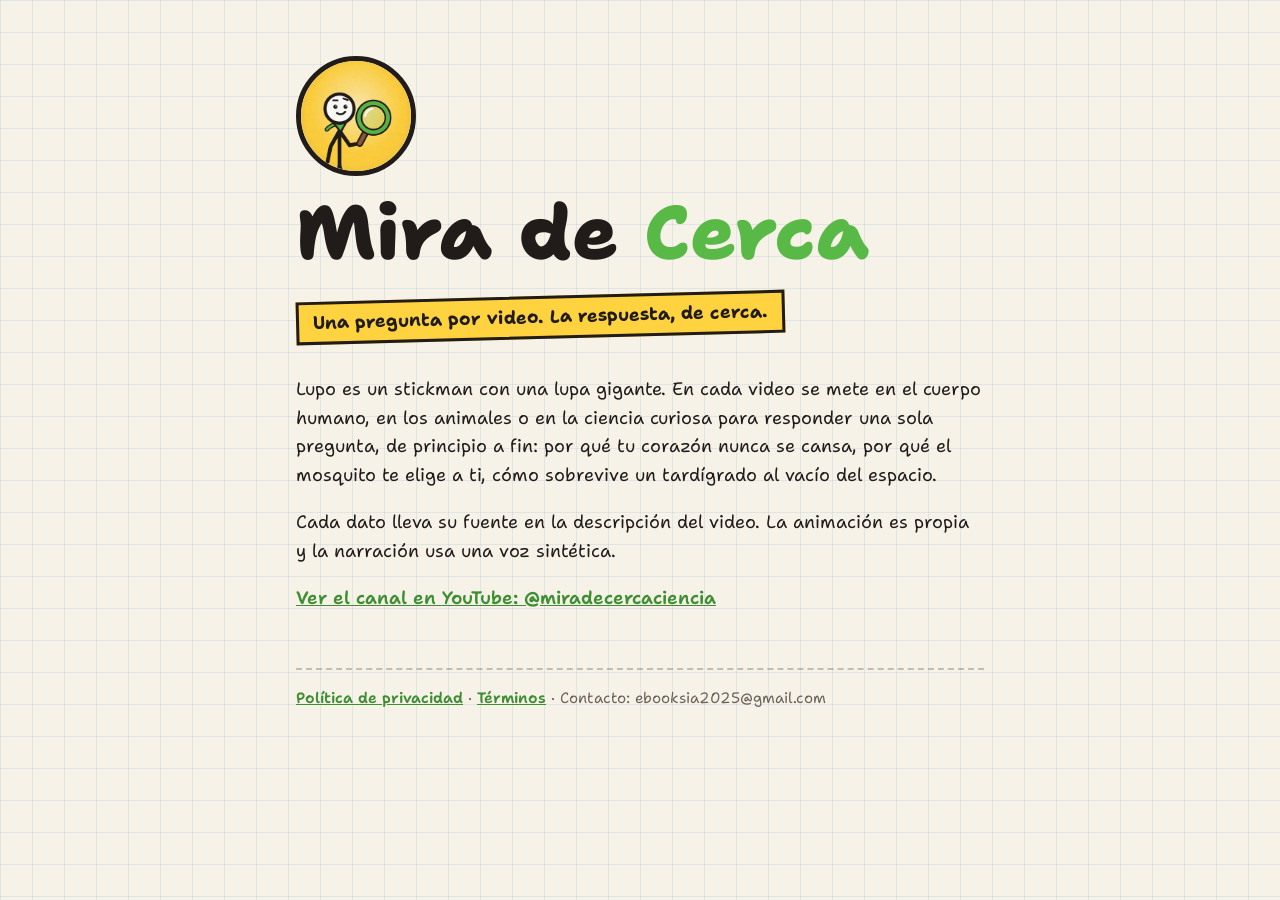
<file: index.html>
<!doctype html>
<html lang="es">
<head>
<meta charset="utf-8">
<meta name="viewport" content="width=device-width, initial-scale=1">
<title>Mira de Cerca</title>
<meta name="description" content="Mira de Cerca: ciencia curiosa en español con un stickman. Una pregunta por video. La respuesta, de cerca.">
<link rel="icon" href="lupo.png">
<link rel="preconnect" href="https://fonts.googleapis.com">
<link href="https://fonts.googleapis.com/css2?family=Shantell+Sans:wght@400;600;800&display=swap" rel="stylesheet">
<link rel="stylesheet" href="estilo.css">
</head>
<body>
<main>
  <img class="lupo" src="lupo.png" alt="Lupo, el stickman con lupa de Mira de Cerca">
  <h1>Mira de <span>Cerca</span></h1>
  <p class="franja">Una pregunta por video. La respuesta, de cerca.</p>
  <p>Lupo es un stickman con una lupa gigante. En cada video se mete en el cuerpo humano, en los animales o en la ciencia curiosa para responder una sola pregunta, de principio a fin: por qué tu corazón nunca se cansa, por qué el mosquito te elige a ti, cómo sobrevive un tardígrado al vacío del espacio.</p>
  <p>Cada dato lleva su fuente en la descripción del video. La animación es propia y la narración usa una voz sintética.</p>
  <p><a href="https://www.youtube.com/@miradecercaciencia">Ver el canal en YouTube: @miradecercaciencia</a></p>
  <footer>
    <a href="privacidad.html">Política de privacidad</a> · <a href="terminos.html">Términos</a> · Contacto: ebooksia2025@gmail.com
  </footer>
</main>
</body>
</html>
</file>
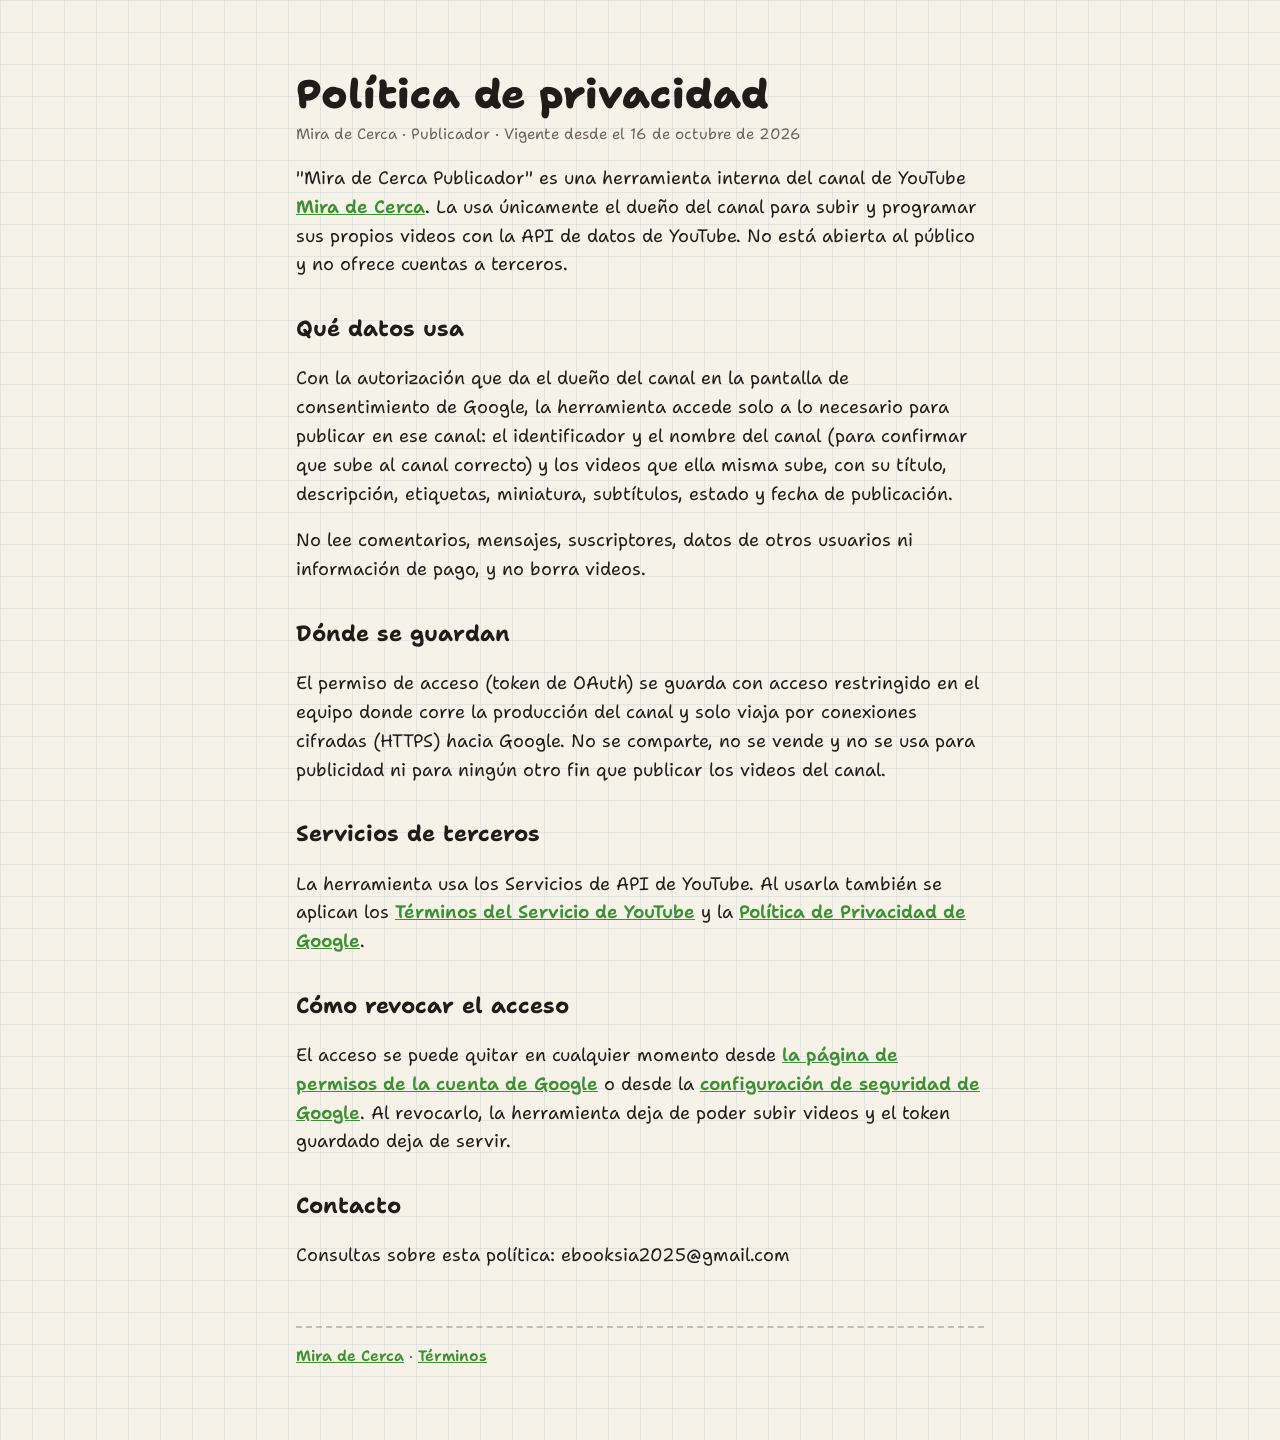
<file: privacidad.html>
<!doctype html>
<html lang="es">
<head>
<meta charset="utf-8">
<meta name="viewport" content="width=device-width, initial-scale=1">
<title>Política de privacidad · Mira de Cerca</title>
<link rel="icon" href="lupo.png">
<link rel="preconnect" href="https://fonts.googleapis.com">
<link href="https://fonts.googleapis.com/css2?family=Shantell+Sans:wght@400;600;800&display=swap" rel="stylesheet">
<link rel="stylesheet" href="estilo.css">
</head>
<body>
<main>
  <h1 style="font-size:40px">Política de privacidad</h1>
  <div class="fecha">Mira de Cerca · Publicador · Vigente desde el 16 de octubre de 2026</div>

  <p>"Mira de Cerca Publicador" es una herramienta interna del canal de YouTube <a href="https://www.youtube.com/@miradecercaciencia">Mira de Cerca</a>. La usa únicamente el dueño del canal para subir y programar sus propios videos con la API de datos de YouTube. No está abierta al público y no ofrece cuentas a terceros.</p>

  <h2>Qué datos usa</h2>
  <p>Con la autorización que da el dueño del canal en la pantalla de consentimiento de Google, la herramienta accede solo a lo necesario para publicar en ese canal: el identificador y el nombre del canal (para confirmar que sube al canal correcto) y los videos que ella misma sube, con su título, descripción, etiquetas, miniatura, subtítulos, estado y fecha de publicación.</p>
  <p>No lee comentarios, mensajes, suscriptores, datos de otros usuarios ni información de pago, y no borra videos.</p>

  <h2>Dónde se guardan</h2>
  <p>El permiso de acceso (token de OAuth) se guarda con acceso restringido en el equipo donde corre la producción del canal y solo viaja por conexiones cifradas (HTTPS) hacia Google. No se comparte, no se vende y no se usa para publicidad ni para ningún otro fin que publicar los videos del canal.</p>

  <h2>Servicios de terceros</h2>
  <p>La herramienta usa los Servicios de API de YouTube. Al usarla también se aplican los <a href="https://www.youtube.com/t/terms">Términos del Servicio de YouTube</a> y la <a href="https://policies.google.com/privacy">Política de Privacidad de Google</a>.</p>

  <h2>Cómo revocar el acceso</h2>
  <p>El acceso se puede quitar en cualquier momento desde <a href="https://myaccount.google.com/permissions">la página de permisos de la cuenta de Google</a> o desde la <a href="https://security.google.com/settings/security/permissions">configuración de seguridad de Google</a>. Al revocarlo, la herramienta deja de poder subir videos y el token guardado deja de servir.</p>

  <h2>Contacto</h2>
  <p>Consultas sobre esta política: ebooksia2025@gmail.com</p>

  <footer><a href="index.html">Mira de Cerca</a> · <a href="terminos.html">Términos</a></footer>
</main>
</body>
</html>
</file>
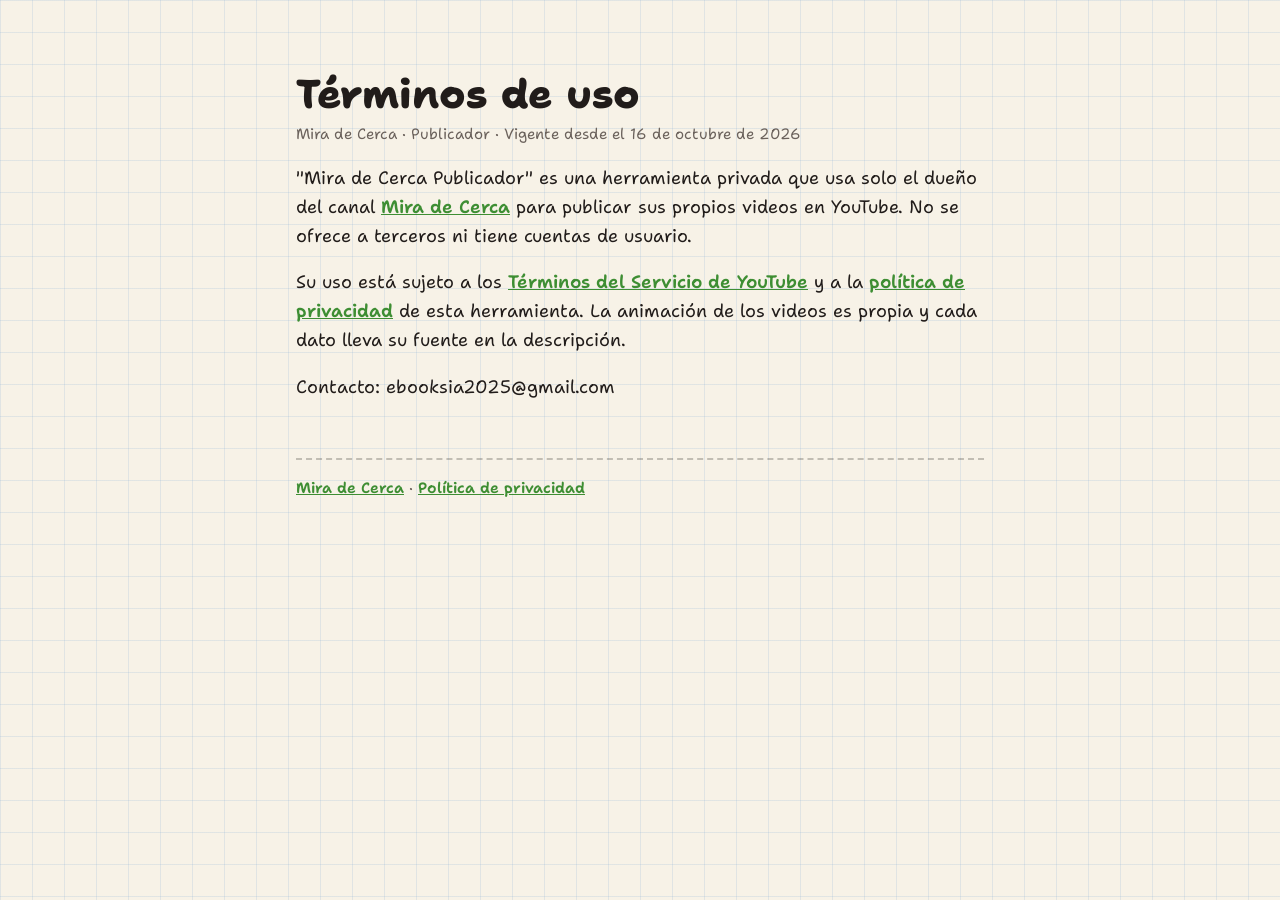
<file: terminos.html>
<!doctype html>
<html lang="es">
<head>
<meta charset="utf-8">
<meta name="viewport" content="width=device-width, initial-scale=1">
<title>Términos · Mira de Cerca</title>
<link rel="icon" href="lupo.png">
<link rel="preconnect" href="https://fonts.googleapis.com">
<link href="https://fonts.googleapis.com/css2?family=Shantell+Sans:wght@400;600;800&display=swap" rel="stylesheet">
<link rel="stylesheet" href="estilo.css">
</head>
<body>
<main>
  <h1 style="font-size:40px">Términos de uso</h1>
  <div class="fecha">Mira de Cerca · Publicador · Vigente desde el 16 de octubre de 2026</div>
  <p>"Mira de Cerca Publicador" es una herramienta privada que usa solo el dueño del canal <a href="https://www.youtube.com/@miradecercaciencia">Mira de Cerca</a> para publicar sus propios videos en YouTube. No se ofrece a terceros ni tiene cuentas de usuario.</p>
  <p>Su uso está sujeto a los <a href="https://www.youtube.com/t/terms">Términos del Servicio de YouTube</a> y a la <a href="privacidad.html">política de privacidad</a> de esta herramienta. La animación de los videos es propia y cada dato lleva su fuente en la descripción.</p>
  <p>Contacto: ebooksia2025@gmail.com</p>
  <footer><a href="index.html">Mira de Cerca</a> · <a href="privacidad.html">Política de privacidad</a></footer>
</main>
</body>
</html>
</file>
<file: estilo.css>
:root { --papel: #F7F2E7; --tinta: #211C1A; --verde: #58B947; --verde-oscuro: #3E8E33; --amarillo: #FFD23F; --grilla: rgba(143,179,217,.22); --suave: #6b625c; }
* { box-sizing: border-box; }
body { margin: 0; color: var(--tinta); background-color: var(--papel);
  background-image: linear-gradient(var(--grilla) 1px, transparent 1px), linear-gradient(90deg, var(--grilla) 1px, transparent 1px);
  background-size: 32px 32px; font: 18px/1.6 "Shantell Sans", system-ui, sans-serif; }
main { max-width: 720px; margin: 0 auto; padding: 56px 16px 72px; }
h1 { font-size: clamp(44px, 10vw, 76px); line-height: 1; margin: 18px 0 8px; font-weight: 800; }
h1 span { color: var(--verde); }
h2 { font-size: 22px; margin: 32px 0 6px; }
.lupo { width: 120px; height: 120px; border-radius: 50%; border: 5px solid var(--tinta); display: block; }
.franja { display: inline-block; background: var(--amarillo); border: 3px solid var(--tinta); padding: 4px 14px; transform: rotate(-1.5deg); font-weight: 700; }
.fecha, footer { color: var(--suave); font-size: 15px; }
a { color: var(--verde-oscuro); font-weight: 600; }
footer { margin-top: 56px; border-top: 2px dashed rgba(33,28,26,.25); padding-top: 16px; }
</file>
